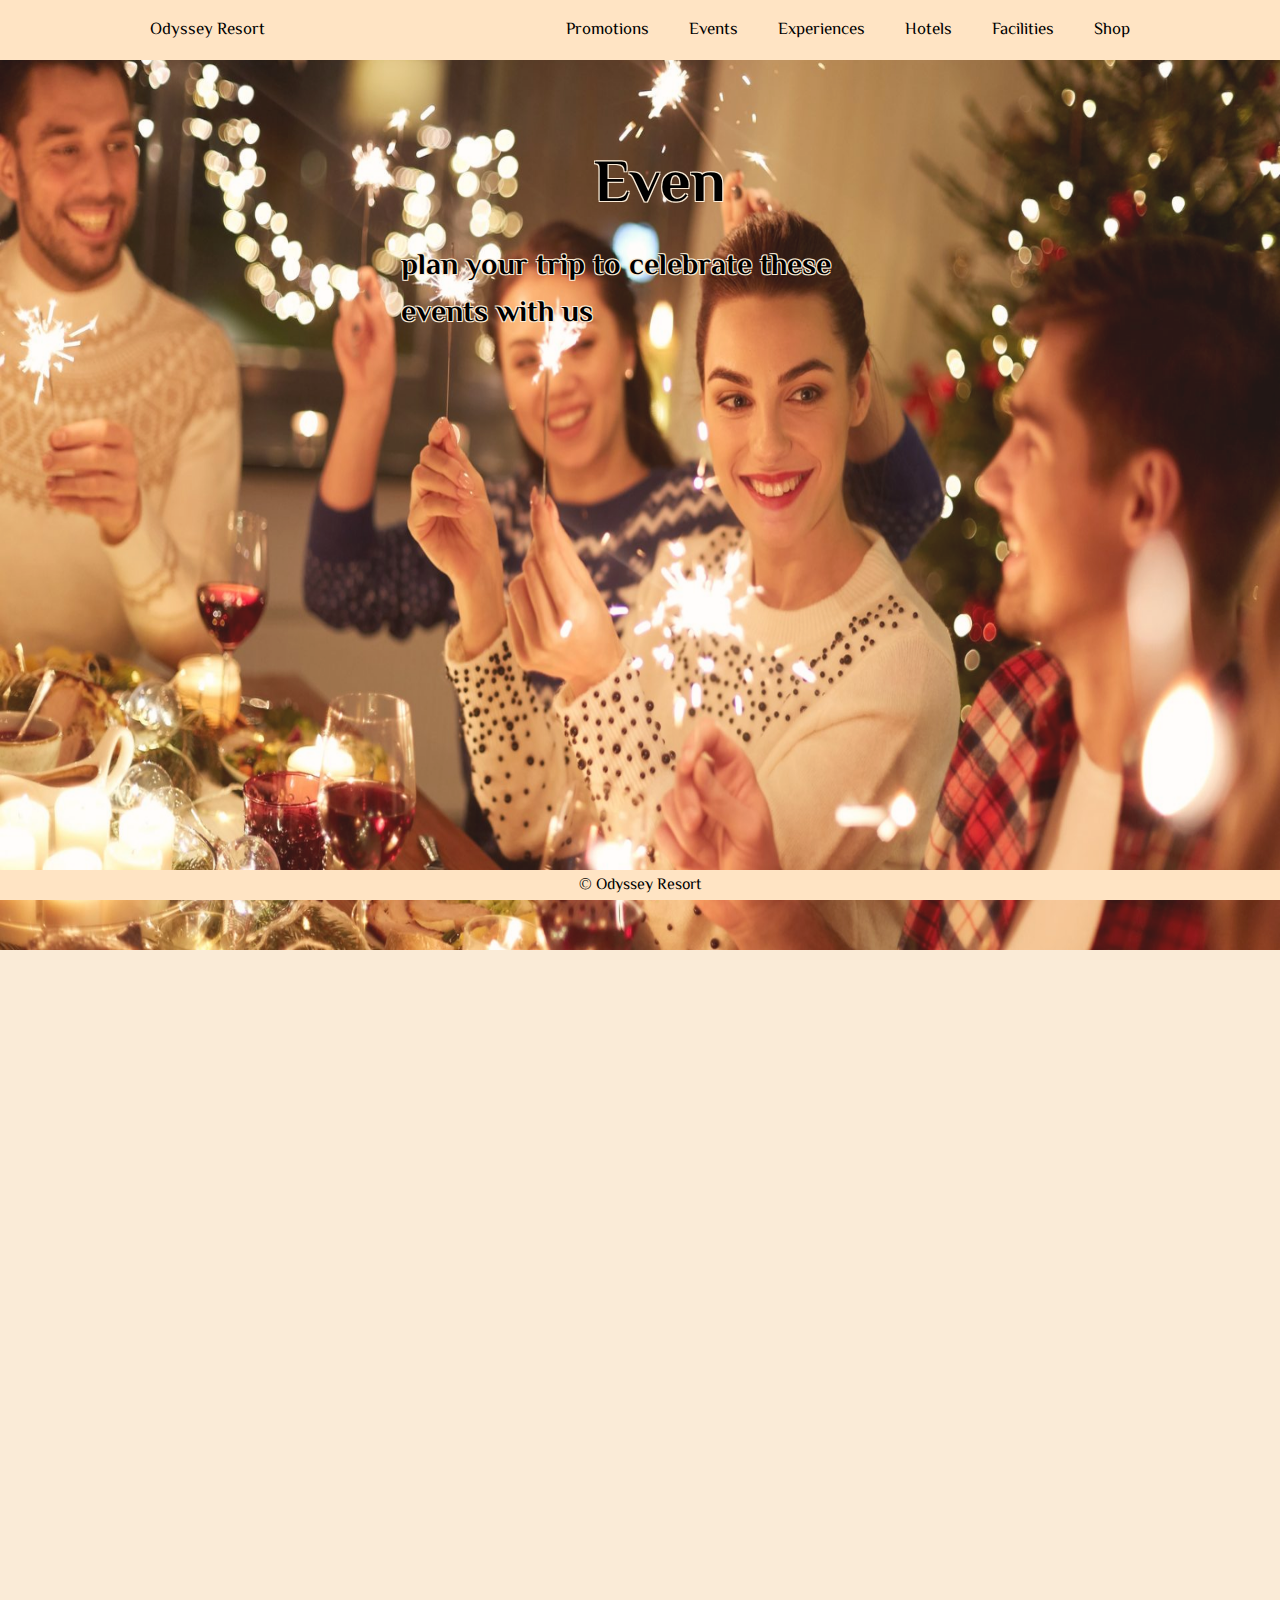
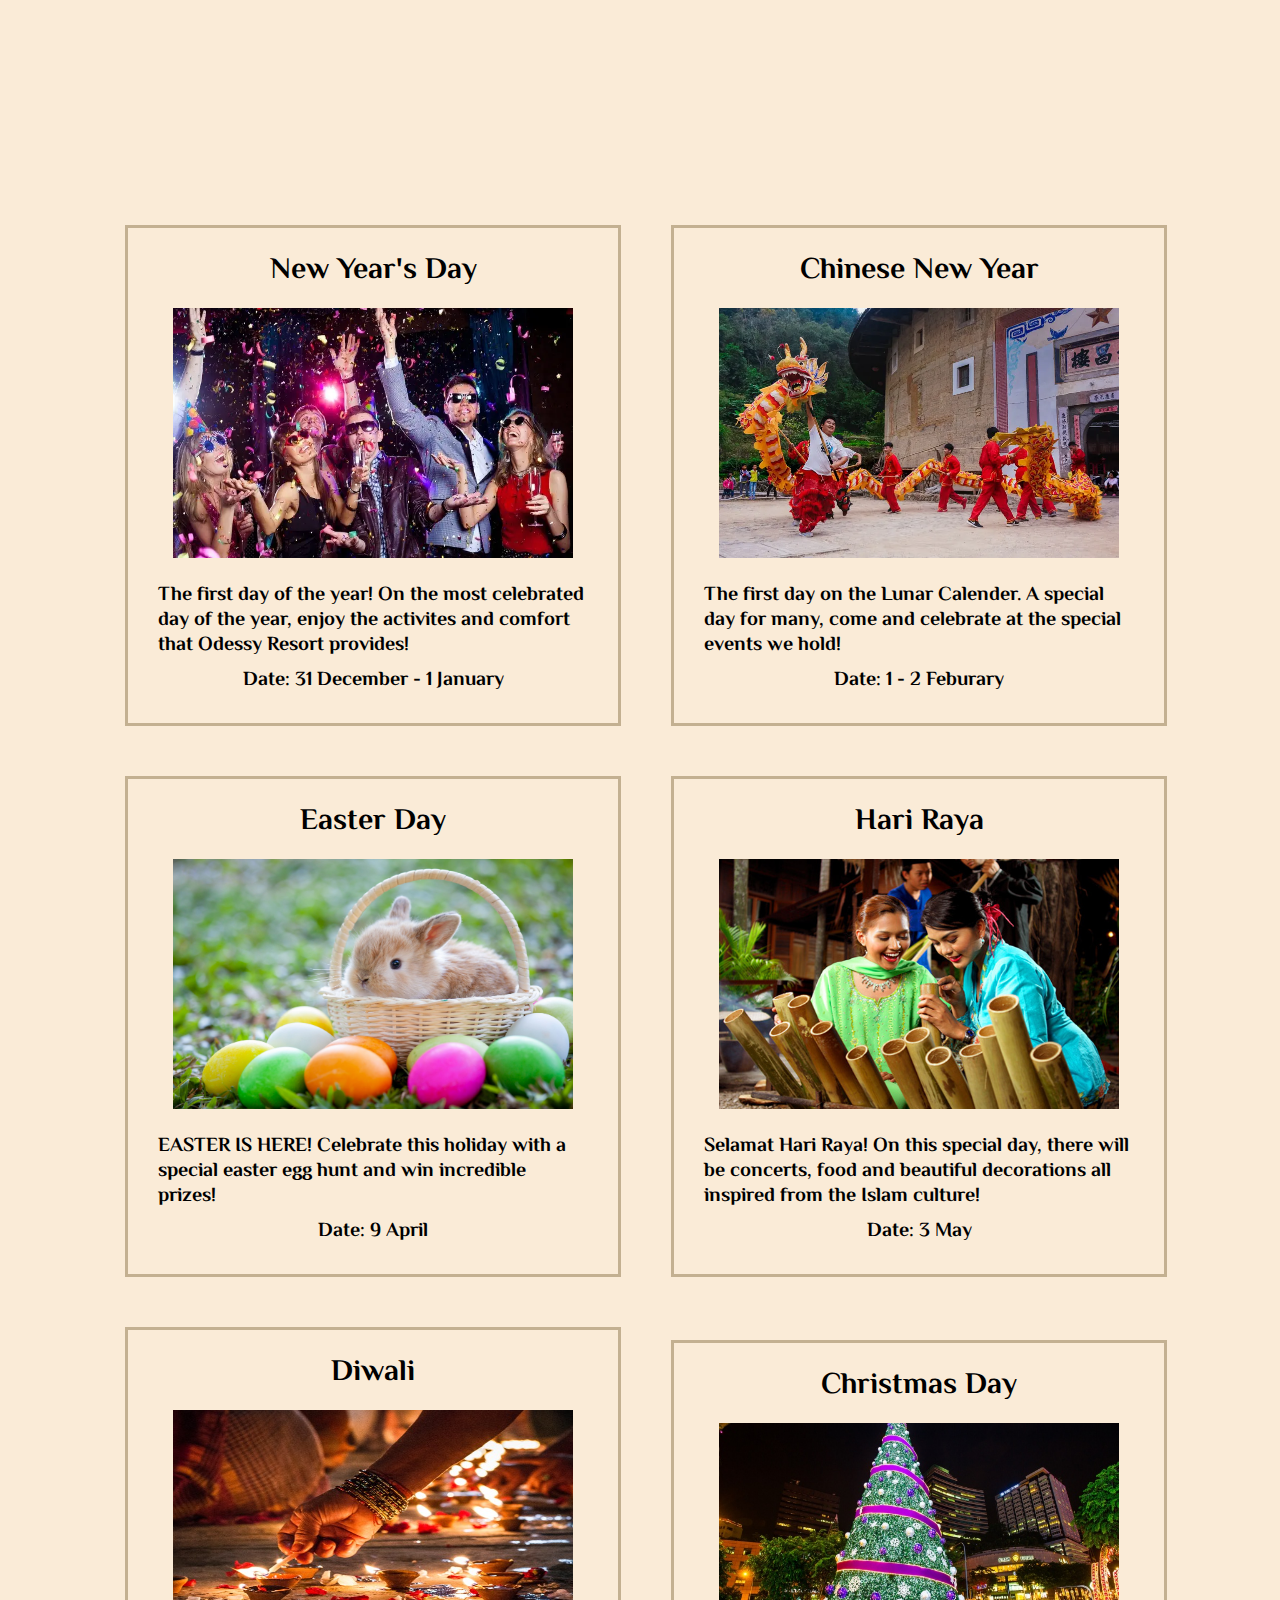
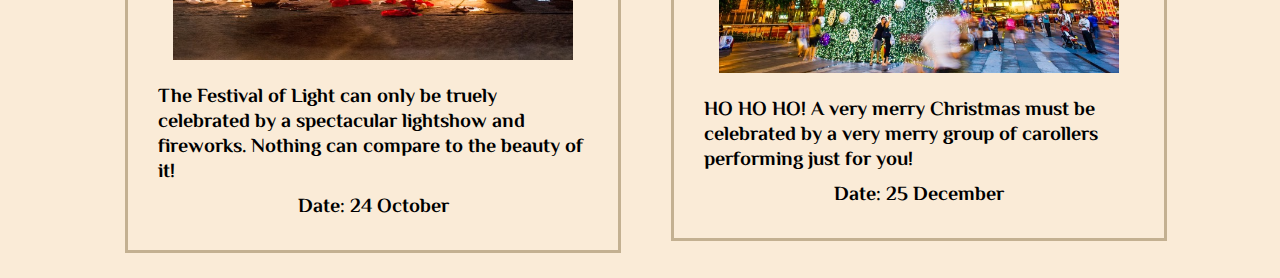
<file: Odyssey Resort/events.html>
<!DOCTYPE html>
<html>
    <head>
        <title>Events - Odyssey Resort</title>
        <link rel="stylesheet" href="style.css">
        <link rel="stylesheet" href="events.css">
    </head>

    <body>
        <div class="header">   
            <ul>
                <li><a href="home.html">Odyssey Resort</a></li>
            </ul>

            <ul>
                <li><a href="promotions.html">Promotions</a></li>
                <li><a href="events.html">Events</a></li>
                <li><a href="specialExp.html">Experiences</a></li>
                <li><a href="hotels.html">Hotels</a></li>
                <li><a href="facilities.html">Facilities</a></li>
                <li><a href="shop.html">Shop</a></li>
            </ul>
        </div>

        <div class="page1">
            <img src="eventsImg/eve.jpg" alt="">
            <h1>Events</h1>
            <h2>plan your trip to celebrate these events with us</h2>
        </div>




    <div class="page2">

        <div class="holidayRow">
        <div class="holiday">
            <h2>New Year's Day</h2>
            <img src="eventsImg/newYearsDayImg.jpg" alt="">
            <h3>The first day of the year! On the most celebrated day of the year, enjoy the activites and comfort that Odessy Resort provides!</h3>
            <h3>Date: 31 December - 1 January </h3>
        </div>
        <div class="holiday">
            <h2>Chinese New Year</h2>
            <img src="eventsImg/chineseNewYear.jpg" alt="">
            <h3>The first day on the Lunar Calender. A special day for many, come and celebrate at the special events we hold!</h3>
            <h3>Date: 1 - 2 Feburary</h3>
        </div>
        </div>


        <div class="holidayRow">
            <div class="holiday">
                <h2>Easter Day</h2>
                <img src="eventsImg/easter.jpg" alt="">
                <h3>EASTER IS HERE! Celebrate this holiday with a special easter egg hunt and win incredible prizes!</h3>
                <h3>Date: 9 April </h3>
            </div>
            <div class="holiday">
                <h2>Hari Raya</h2>
                <img src="eventsImg/hariRaya.jpg" alt="">
                <h3>Selamat Hari Raya! On this special day, there will be concerts, food and beautiful decorations all inspired from the Islam culture!</h3>
                <h3>Date: 3 May </h3>
            </div>
        </div>

        <div class="holidayRow">
        <div class="holiday">
            <h2>Diwali</h2>
            <img src="eventsImg/diwali.jpg" alt="">
            <h3>The Festival of Light can only be truely celebrated by a spectacular lightshow and fireworks. Nothing can compare to the beauty of it! </h3>
            <h3>Date: 24 October</h3>
        </div>
        <div class="holiday">
            <h2>Christmas Day</h2>
            <img src="eventsImg/christmas.jpg" alt="">
            <h3>HO HO HO! A very merry Christmas must be celebrated by a very merry group of carollers performing just for you!</h3>
            <h3>Date: 25 December</h3>
        </div>
        </div>



    </div>



        <div class="footer">
            <p>&copy Odyssey Resort</p>
        </div>
    </body>
    <script src="hotels.js"></script>
</html>
</file>
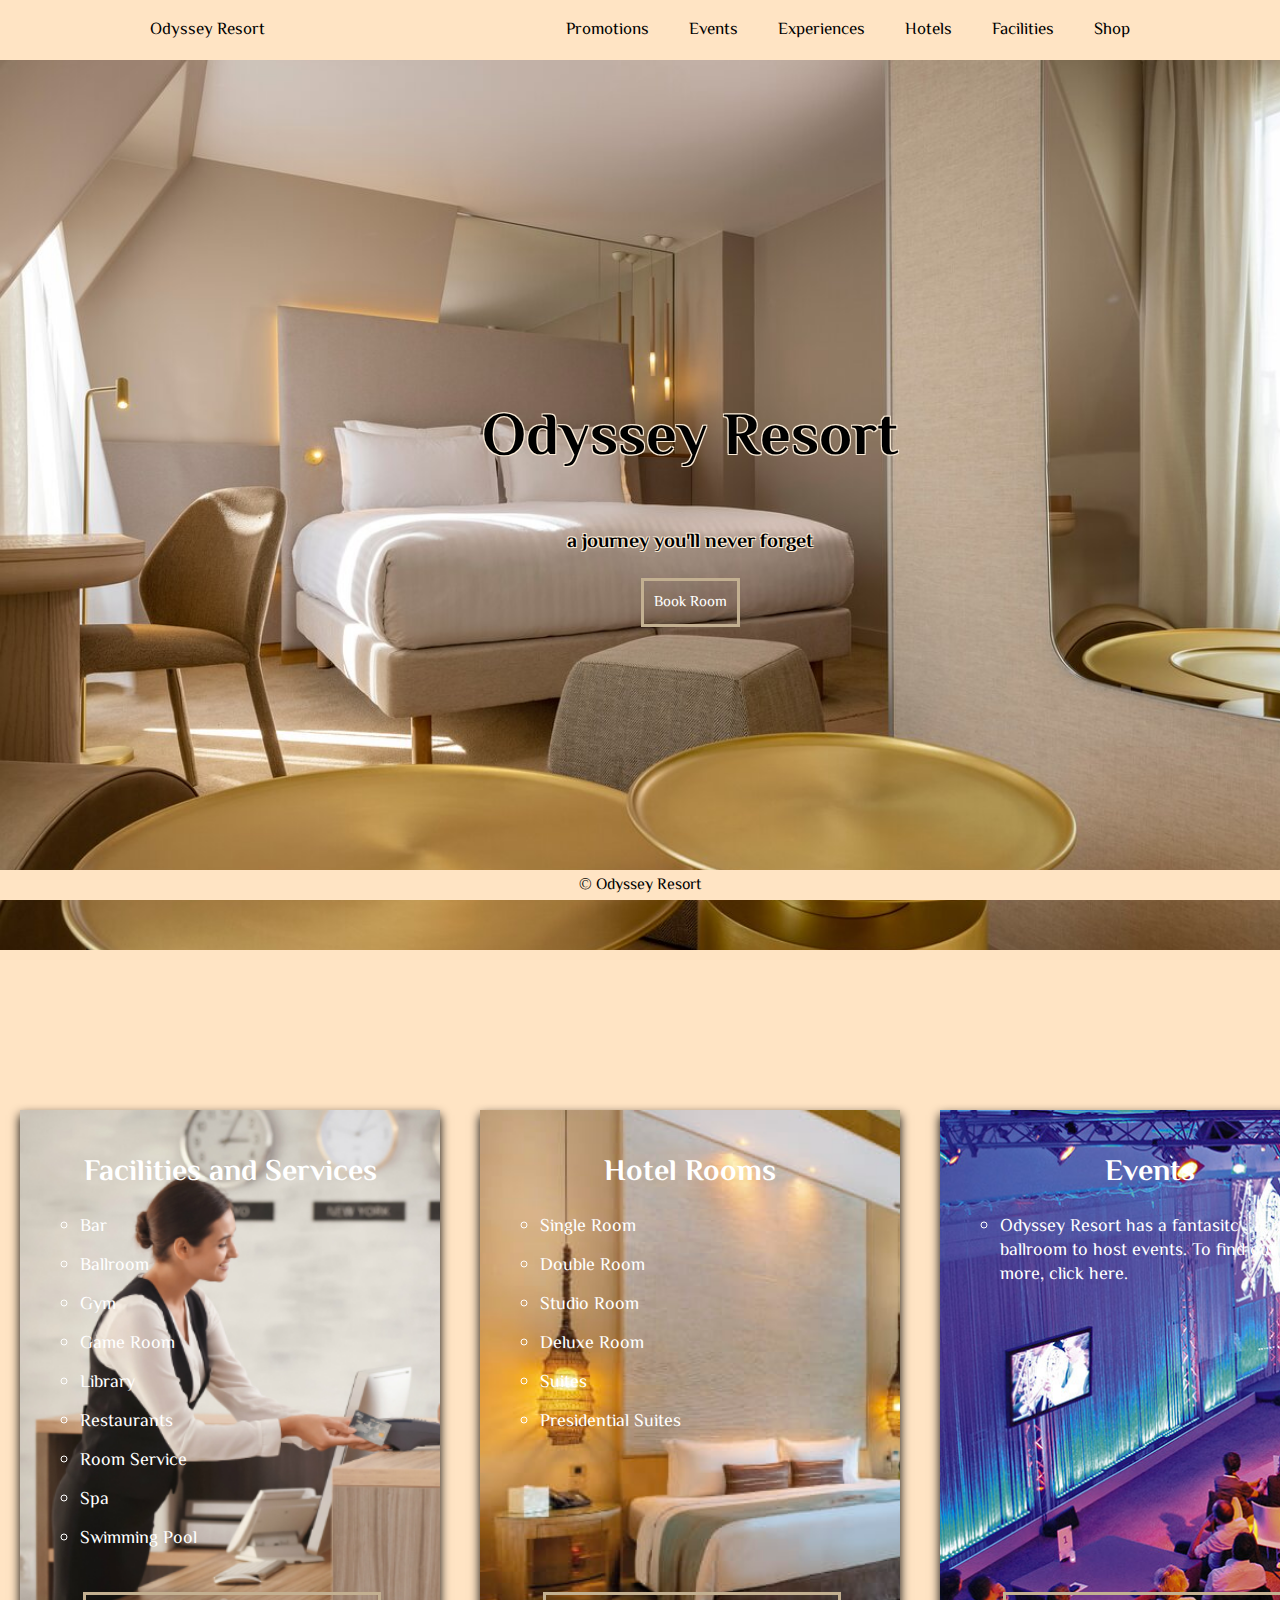
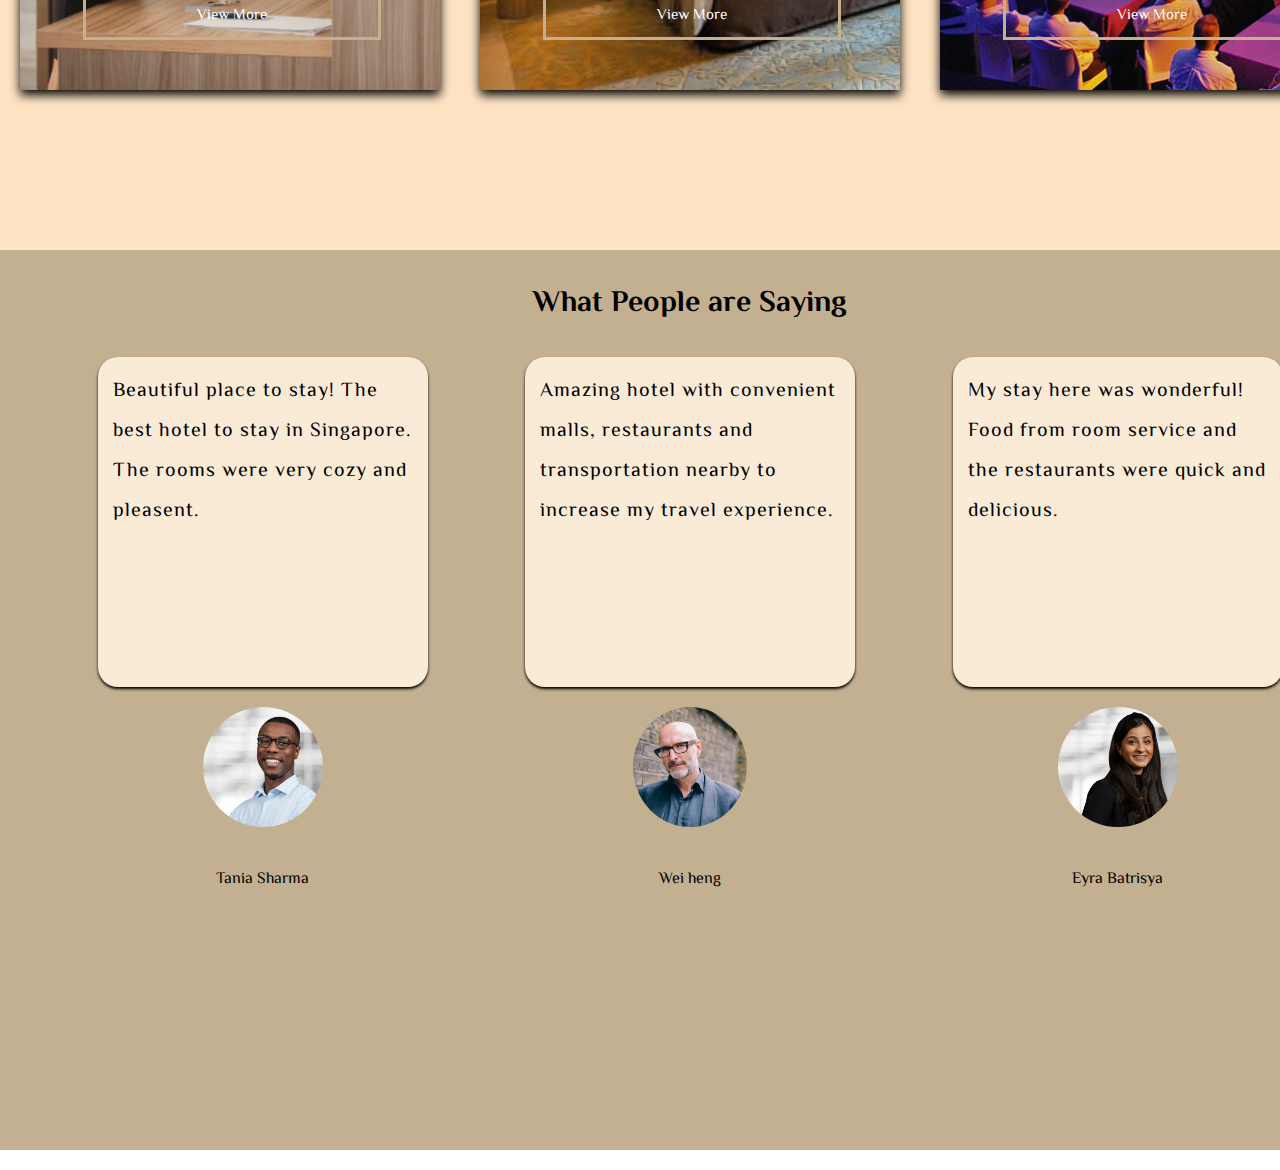
<file: Odyssey Resort/home.html>
<!DOCTYPE html>
<html>
    <head>
        <title>Odyssey Resort</title>
        <link rel="stylesheet" href="style.css">
        <link rel="stylesheet" href="home.css">
    </head>

    <body>
        <div class="header">   
            <ul>
                <li><a href="home.html">Odyssey Resort</a></li>
            </ul>

            <ul>
                <li><a href="promotions.html">Promotions</a></li>
                <li><a href="events.html">Events</a></li>
                <li><a href="specialExp.html">Experiences</a></li>
                <li><a href="hotels.html">Hotels</a></li>
                <li><a href="facilities.html">Facilities</a></li>
                <li><a href="shop.html">Shop</a></li>
            </ul>
        </div>

        <div class="page1">
            <h1>Odyssey Resort</h1>
            <h3>a journey you'll never forget</h3>
            <a href="hotels.html" >Book Room</a>
        </div>

        <div class="page2">

            <div class="mainCard" id="mainCard1">
                <div class="titleCard">
                    <h2>Facilities and Services</h2>
                </div>
                
                <div class="infoCard">
                    <ul>
                        <li>Bar</li>
                        <li>Ballroom</li>
                        <li>Gym</li>
                        <li>Game Room</li>
                        <li>Library</li>
                        <li>Restaurants</li>
                        <li>Room Service</li>
                        <li>Spa</li>
                        <li>Swimming Pool</li>
                    </ul>
                </div>

                <div class="btnCard" id="btnCard1">
                    <a href="facilities.html">View More</a>
                </div>

            </div>

            <div class="mainCard" id="mainCard2">
                <div class="titleCard">
                    <h2>Hotel Rooms</h2>
                </div>
                
                <div class="infoCard">
                    <ul>
                    <li>Single Room</li>
                    <li>Double Room</li>
                    <li>Studio Room</li>
                    <li>Deluxe Room</li>
                    <li>Suites</li>
                    <li>Presidential Suites</li>
                    </ul>
                </div>

                <div class="btnCard" id="btnCard2">
                    <a href="hotels.html">View More</a>
                </div>
            </div>

            <div class="mainCard" id="mainCard3">
                <div class="titleCard">
                    <h2>Events</h2>
                </div>
                
                <div class="infoCard">
                    <ul>
                        <li>Odyssey Resort has a fantasitc ballroom to host events. To find out more, click <span>here</span>.</li>
                    </ul>
                </div>

                <div class="btnCard" id="btnCard3">
                    <a href="events.html">View More</a>
                </div>
            </div>
            

        </div>
        
           
        </div>

        </div>

        <div class="page3">
            <h2>What People are Saying</h2>
            <div class="quoteSection">
            <div class="quoteCard">
                <p class="quote">Beautiful place to stay! The best hotel to stay in Singapore. The rooms were very cozy and pleasent.</p>
                <img class="profileImg" src="profiles/profile1.jpg" alt="">
                <p class="author">Tania Sharma</p>
            </div>
            <div class="quoteCard">
                <p class="quote">Amazing hotel with convenient malls, restaurants and transportation nearby to increase my travel experience.</p>
                <img class="profileImg" src="profiles/profile2.jpg" alt="">
                <p class="author">Wei heng</p>
            </div>
            <div class="quoteCard">
                <p class="quote">My stay here was wonderful! Food from room service and the restaurants were quick and delicious.</p>
                <img class="profileImg" src="profiles/profile3.jpg" alt="">
                <p class="author">Eyra Batrisya</p>
            </div>
            </div>
        </div>
            
        </div>

        <div class="footer">
            <p>&copy Odyssey Resort</p>
        </div>
    </body>
    <script src="home.js"></script>
</html>
</file>
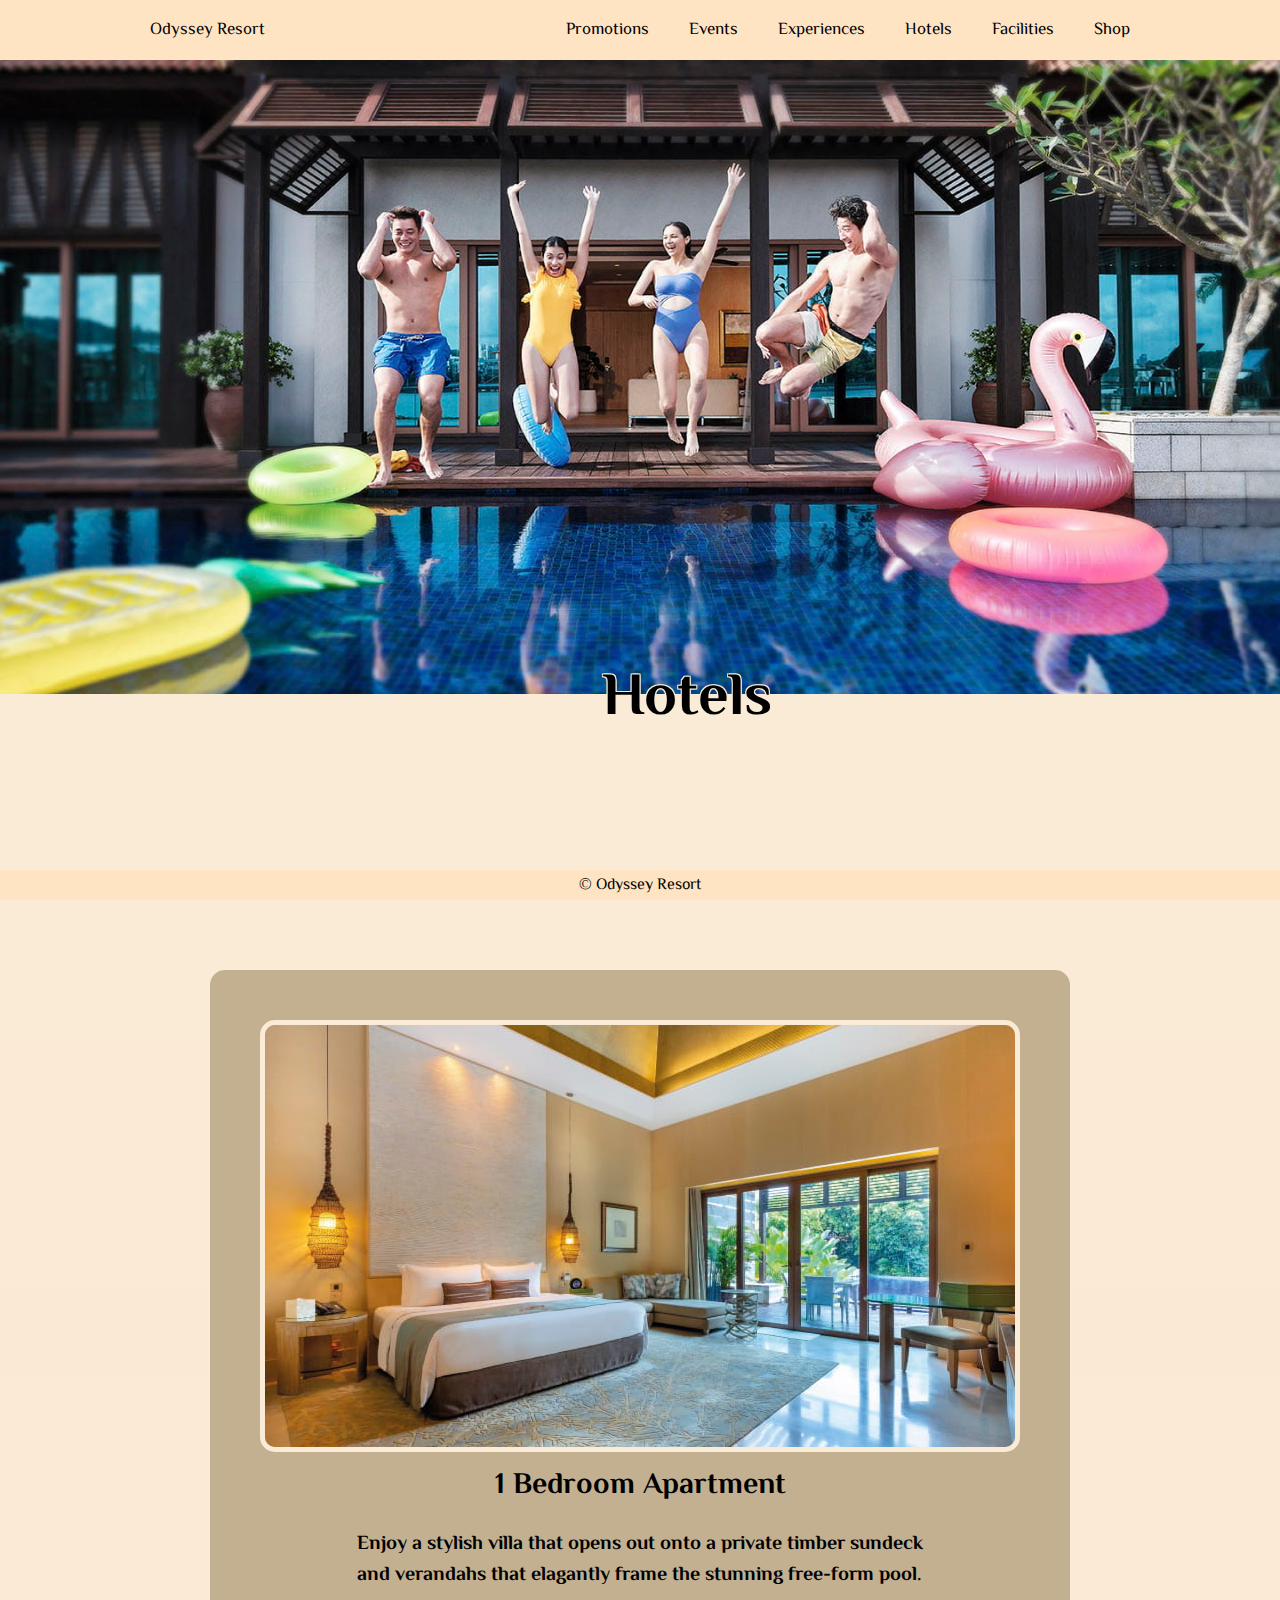
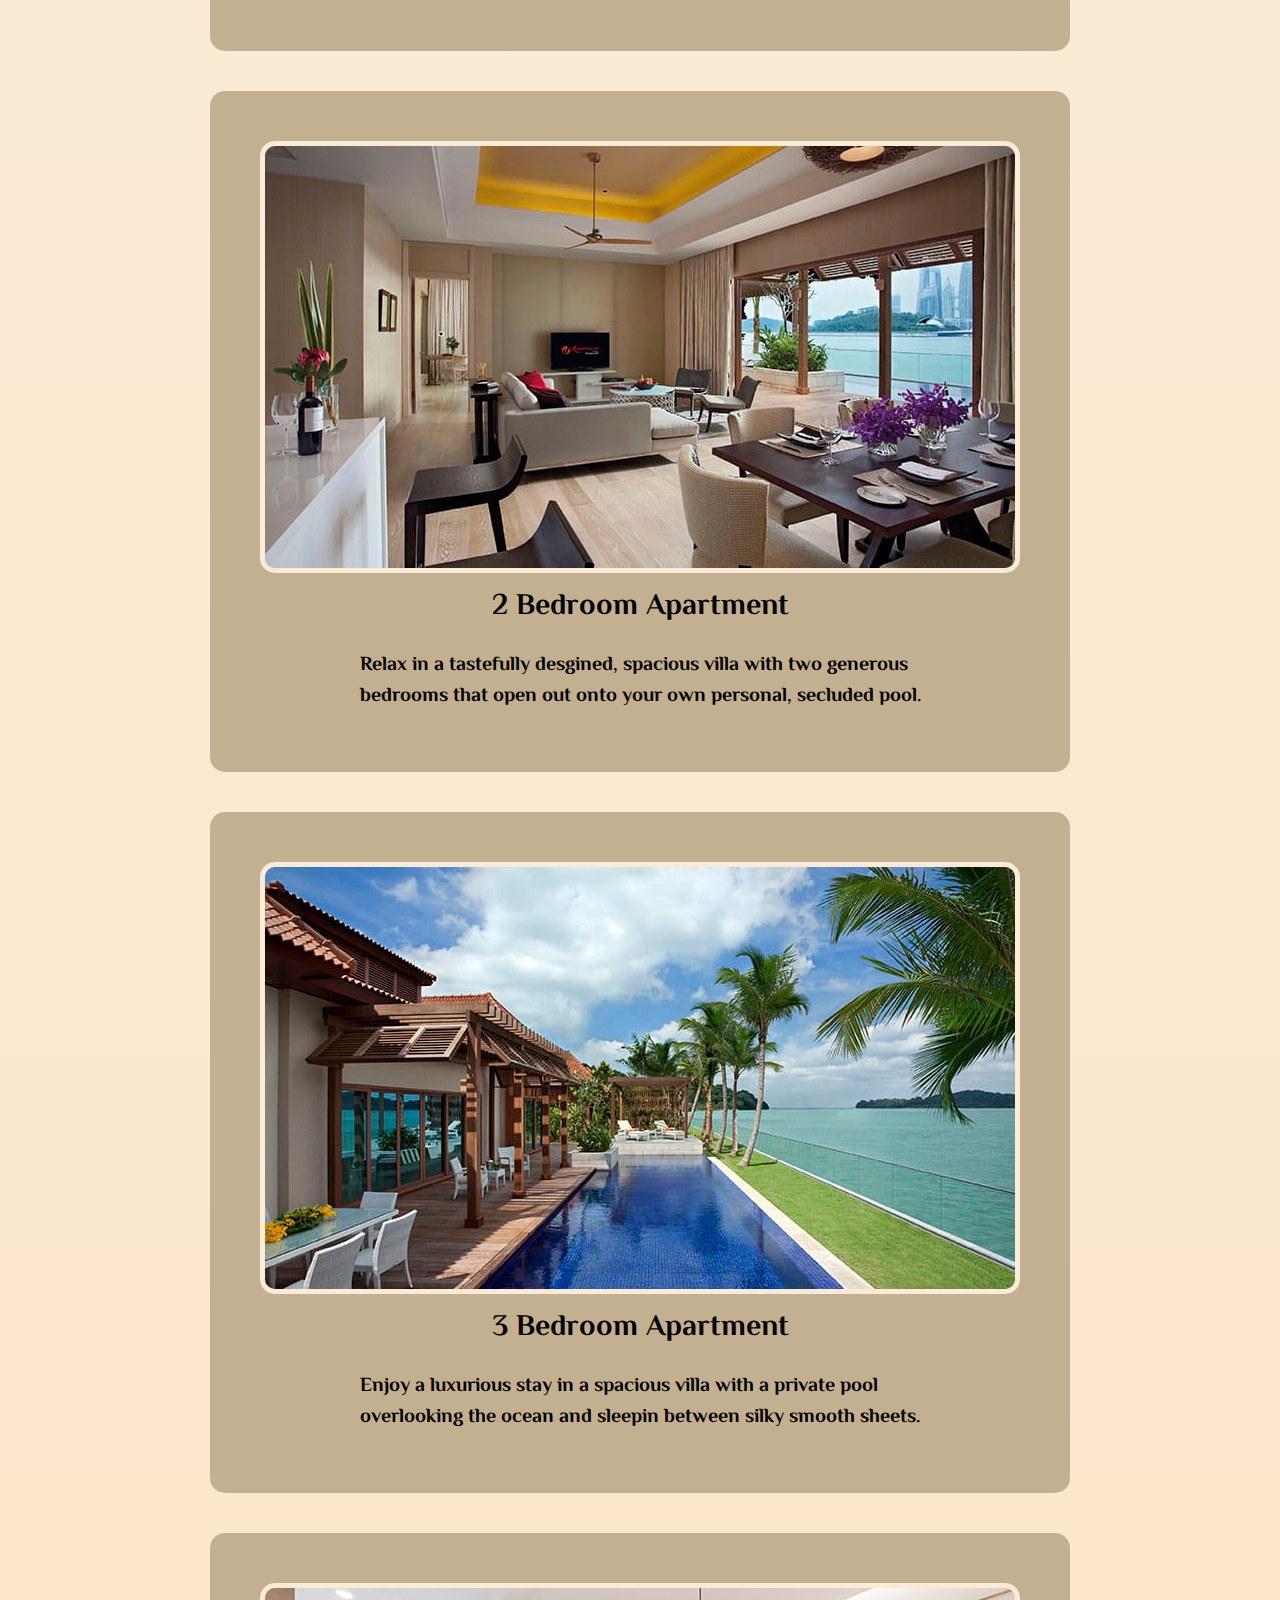
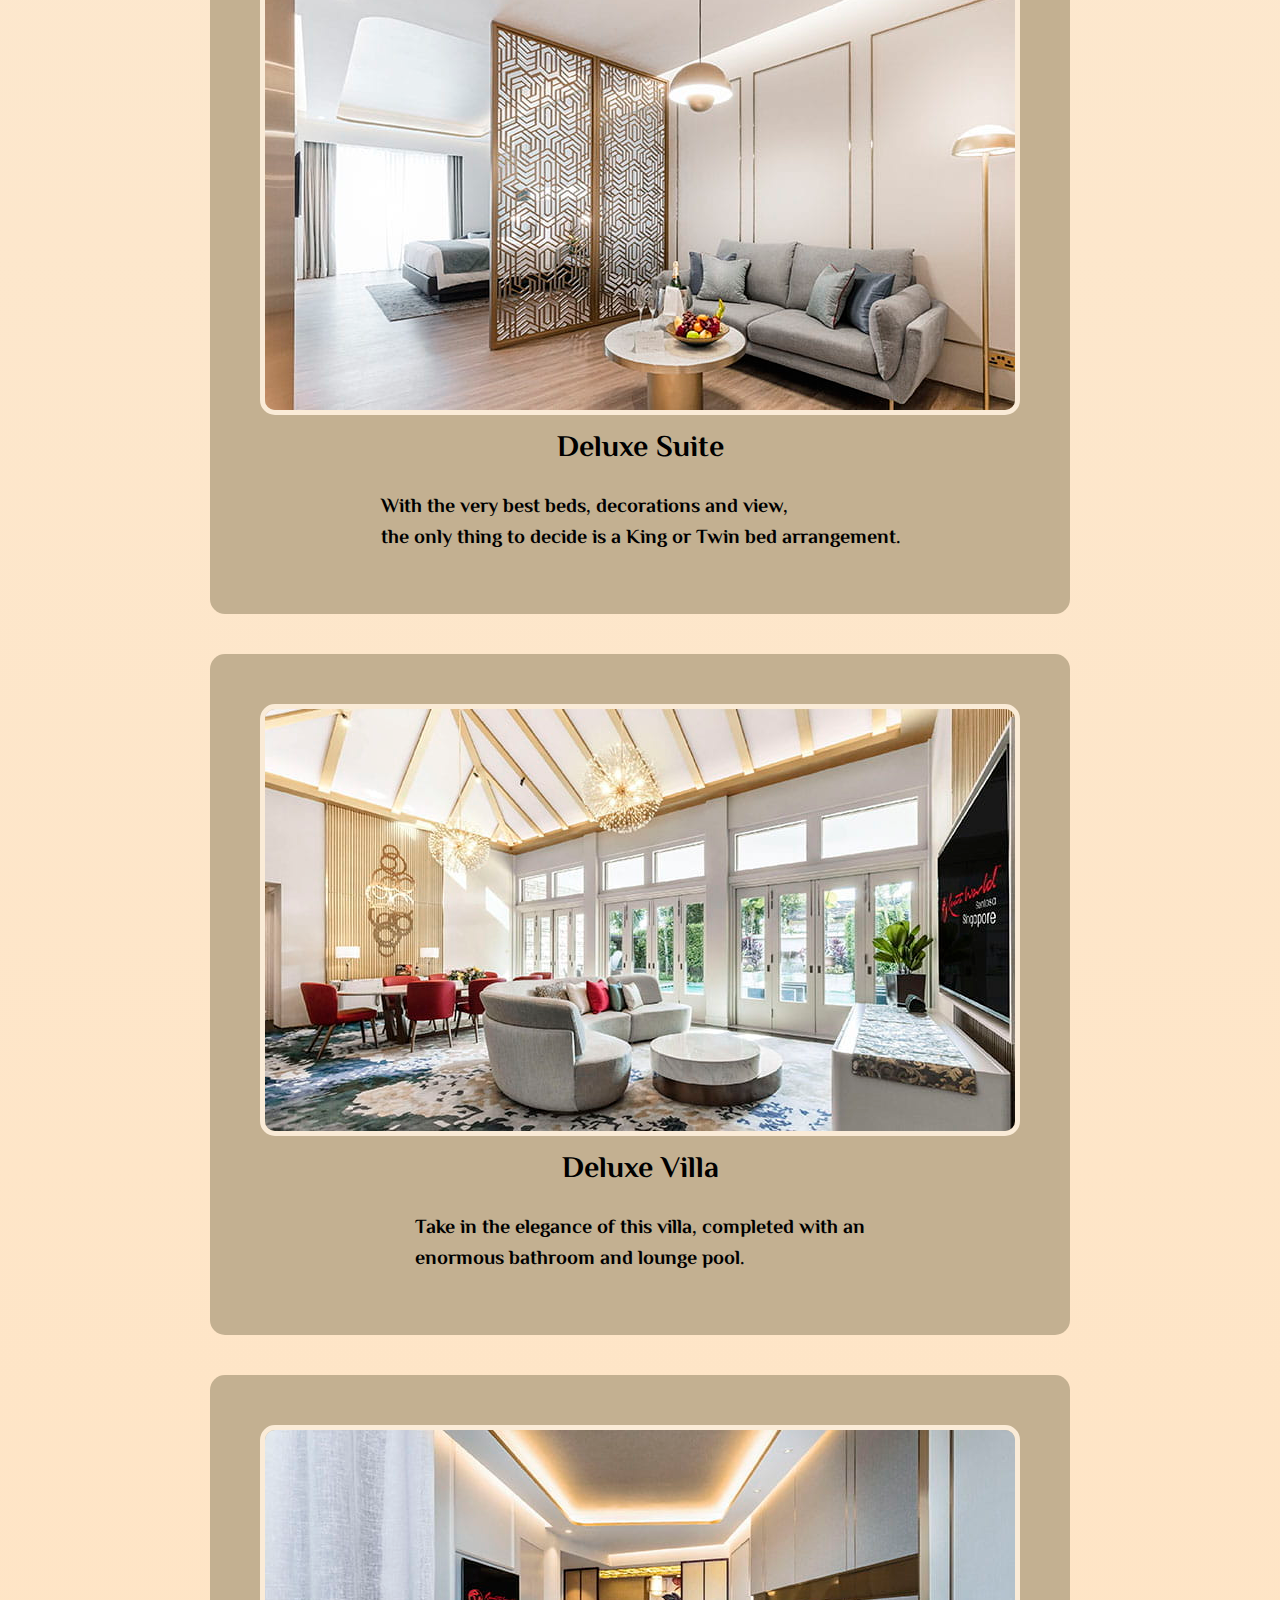
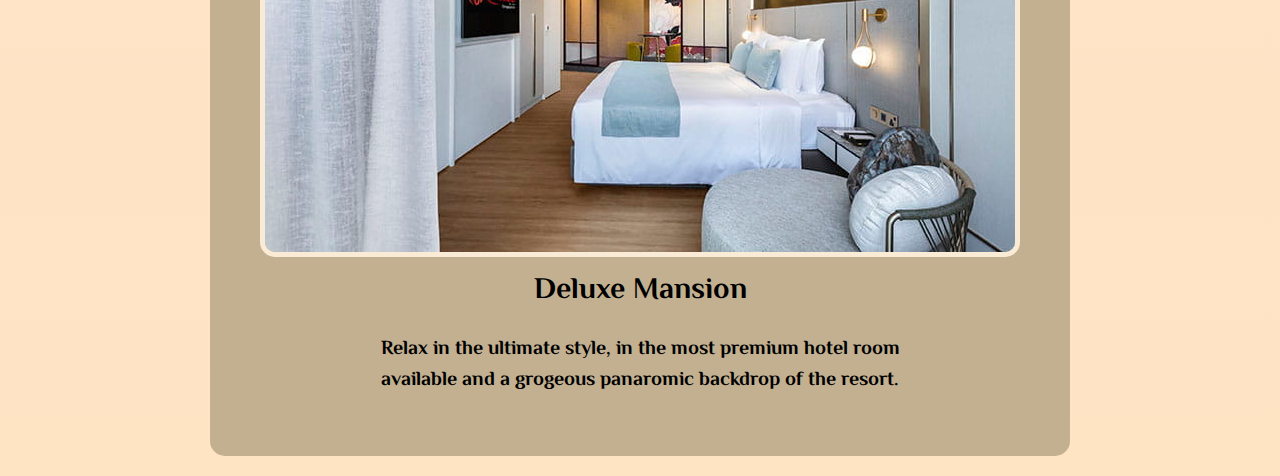
<file: Odyssey Resort/hotels.html>
<!DOCTYPE html>
<html>
    <head>
        <title>Hotels - Odyssey Resort</title>
        <link rel="stylesheet" href="style.css">
        <link rel="stylesheet" href="hotels.css">
    </head>

    <body>
        <div class="header">   
            <ul>
                <li><a href="home.html">Odyssey Resort</a></li>
            </ul>

            <ul>
                <li><a href="promotions.html">Promotions</a></li>
                <li><a href="events.html">Events</a></li>
                <li><a href="specialExp.html">Experiences</a></li>
                <li><a href="hotels.html">Hotels</a></li>
                <li><a href="facilities.html">Facilities</a></li>
                <li><a href="shop.html">Shop</a></li>
            </ul>
        </div>

    <div class="page1">
        <img src="hotelsImg/hotelsImg.jpg" alt="">
        <h1>Hotels</h1>
    </div>

    <div class="page2">

        <div class="roomOptions">
            <div class="rooms">
                <img src="hotelsImg/oneBedroomImg.jpg" alt="oneBedroom">
                <h2>1 Bedroom Apartment</h2>
                <h3>Enjoy a stylish villa that opens out onto a private timber sundeck <br>and verandahs that elagantly frame the stunning free-form pool.</h3>
            </div>

            <div class="rooms">
                <img src="hotelsImg/twoBedroomImg.jpg" alt="twoBedroom">
                <h2>2 Bedroom Apartment</h2>
                <h3>Relax in a tastefully desgined, spacious villa with two generous <br>bedrooms that open out onto your own personal, secluded pool.</h3>

            </div>

            <div class="rooms">
                <img src="hotelsImg/threeBedroomImg.jpg" alt="threeBedroom">
                <h2>3 Bedroom Apartment</h2>
                <h3>Enjoy a luxurious stay in a spacious villa with a private pool <br>overlooking the ocean and sleepin between silky smooth sheets.</h3>

            </div>

            <div class="rooms">
                <img src="hotelsImg/suiteImg.jpg" alt="suites">
                <h2>Deluxe Suite</h2>
                <h3>With the very best beds, decorations and view, <br> the only thing to decide is a King or Twin bed arrangement.</h3>

            </div>

            <div class="rooms">
                <img src="hotelsImg/villaImg.jpg" alt="villa">
                <h2>Deluxe Villa</h2>
                <h3>Take in the elegance of this villa, completed with an <br>enormous bathroom and lounge pool.</h3>
            </div>

            <div class="rooms">
                <img src="hotelsImg/mansionImg.jpg" alt="mansions">
                <h2>Deluxe Mansion</h2>
                <h3>Relax in the ultimate style, in the most premium hotel room <br>available and a grogeous panaromic backdrop of the resort.</h3>
            </div>

        </div>

    


    </div>

            

            </div>
        </div>

        <div class="footer">
            <p>&copy Odyssey Resort</p>
        </div>
    </body>
    <script src="hotels.js"></script>
</html>
</file>
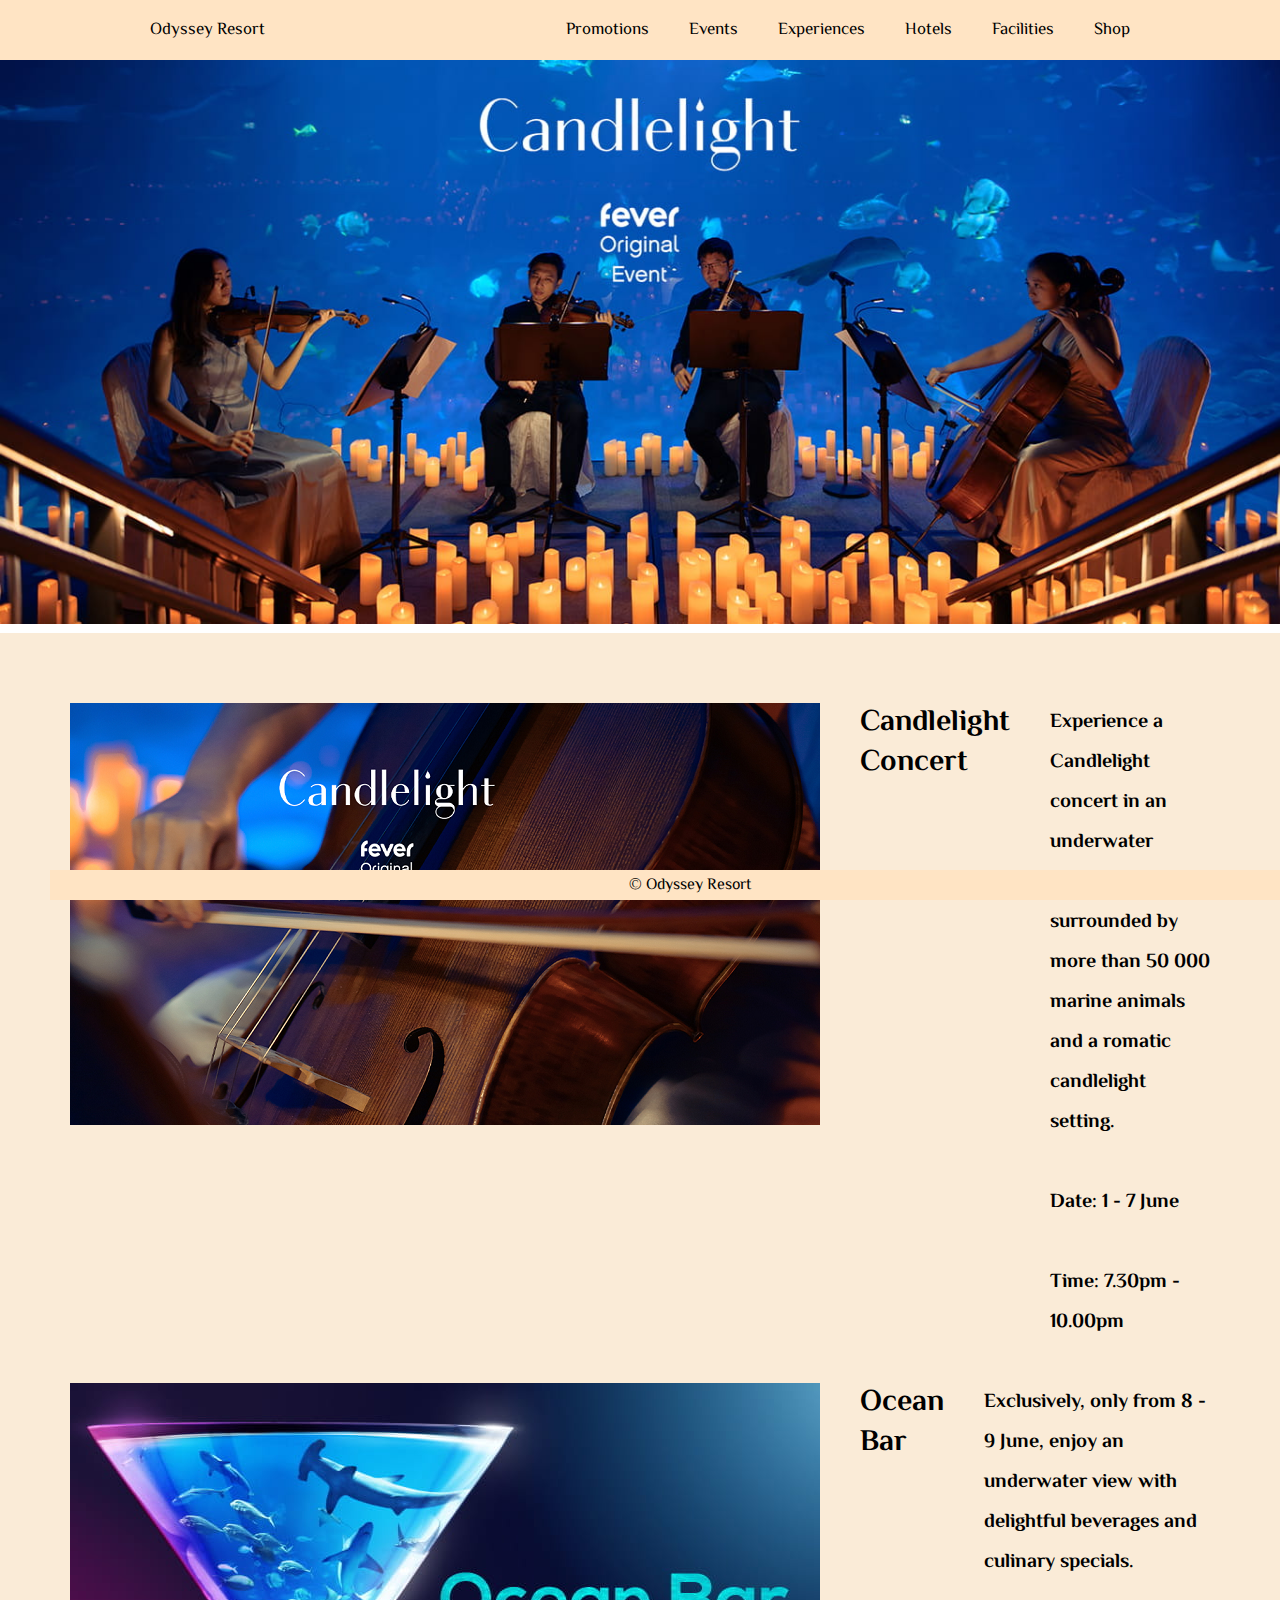
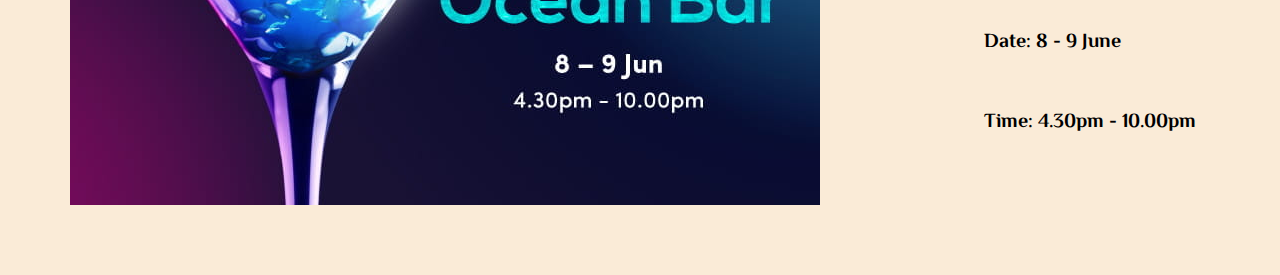
<file: Odyssey Resort/promotions.html>
<!DOCTYPE html>
<html>
    <head>
        <title>Promotions - Odyssey Resort</title>
        <link rel="stylesheet" href="style.css">
        <link rel="stylesheet" href="promotions.css">
    </head>

    <body>
        <div class="header">   
            <ul>
                <li><a href="home.html">Odyssey Resort</a></li>
            </ul>

            <ul>
                <li><a href="promotions.html">Promotions</a></li>
                <li><a href="events.html">Events</a></li>
                <li><a href="specialExp.html">Experiences</a></li>
                <li><a href="hotels.html">Hotels</a></li>
                <li><a href="facilities.html">Facilities</a></li>
                <li><a href="shop.html">Shop</a></li>
            </ul>
        </div>

    <div class="page1">
        <img src="promotionsImg/promotionsImg.jpg" alt="">
    </div>

    <div class="page2">

        <div class="promotionOptions">
            <div class="promotion">
                <img src="promotionsImg/promotion1.jpg" alt="">
                <h2>Candlelight Concert</h2>
                <div class="promotionDetails">
                <h3>Experience a Candlelight concert in an underwater world, surrounded by more than 50 000 marine animals and a romatic candlelight setting.</h3>
                <h3>Date: 1 - 7 June</h3>
                <h3>Time: 7.30pm - 10.00pm</h3>
                </div>    
            </div>

            <div class="promotion">
                <img src="promotionsImg/promotion2.jpg" alt="">
                <h2>Ocean Bar</h2>
                <div class="promotionDetails">
                <h3>Exclusively, only from 8 - 9 June, enjoy an underwater view with delightful beverages and culinary specials.</h3>
                <h3>Date: 8 - 9 June</h3>
                <h3>Time: 4.30pm - 10.00pm</h3>
                </div>
            </div>

    </div>


        <div class="footer">
            <p>&copy Odyssey Resort</p>
        </div>
    </body>
    <script src="hotels.js"></script>
</html>
</file>
<file: Odyssey Resort/style.css>
@import url('https://fonts.googleapis.com/css2?family=El+Messiri:wght@500&display=swap');



*{
    margin: 0px;
    padding: 0px;
    font-family: 'El Messiri', sans-serif;
}


a:hover{
    cursor: pointer;
}

:root{
    --white: #FFFFFF;
    --black: #000000;
    --beige-weak: #faebd7;
    --beige-medium: #ffe4c4; 
    --beige-strong:#c3b091;
    --brown: #af804f;
}

/*Layout*/
.header{
    position: fixed;
    width: 100%;
    height: 60px;
    display: flex;
    flex-direction: row;
    justify-content: space-around;
    align-items: center;
    z-index: 100;
}

.header ul{
    display: flex;
    flex-direction: row;
    justify-content: space-around;
    align-items: center;
}

.header li{
    list-style: none;
    margin: 0px 20px;
}

.footer{
    position: fixed;
    bottom: 0px;
    width: 100%;
    height: 30px;
    display: flex;
    justify-content: center;
    align-items: center;
}


/*Fonts*/
.header, footer{
    font-size: 16px;
}


/* Links */
a{
    padding: 10px;
    border: 3px var(--beige-strong) solid;
}

a:hover{
    transition: 0.4s ease-in-out;
    color: var(--white);
    background-color: var(--beige-strong);
}

.header a{
    padding: 0px;
    border: none;
    text-decoration: none;
    color:var(--black);
    font-size: 17px;
}

.header a:hover{
    transition: 0.3s ease-in-out;
    color: var(--beige-strong);
    background-color: var(--beige-medium)
}

/*Colours*/
.header, .footer{
    background-color: var(--beige-medium);
}

.header li, .footer li{
    color: var(--black);
}

.header li:hover{
    transition: all 0.3s ease-in-out;
    color:var(--brown);
    cursor: pointer;
}

/*Font*/

h1{
    font-size: 60px;
    font-weight: bolder;
}

h2{
    font-size: 30px;
    font-weight: bold;
}

h3{
    font-size: 20px;
    font-weight:bold;
}

li{
    font-size: 18px;
    font-weight: lighter;
}

a{
    font-size: 15px;
    font-weight: lighter;
}
</file>
<file: Odyssey Resort/events.css>
/*Grid Layout*/
/*Grid*/
body{
    display: grid;
    grid-template-rows: 50px 100vh 100vh  50px;
    grid-template-columns: 1fr;
    grid-template-areas: "header"
                        "page1"
                        "page2"
                        "footer";
}

.header{
    grid-area: header;
}

.page1{
    grid-area:page1;
}

.page2{
    grid-area:page2;
}

.footer{
    grid-area: footer;
}



/*Page 1 Edits*/
body{
    width: 100%;
    height: 100%;
    background-color: var(--beige-weak);
}

.page1 img{
    height: 100vh;
    width: 100%;
    position: absolute;
    opacity: 90%;

}

.page1 h1{
    color: var(--black);
    text-shadow: -1px -1px 0 var(--beige-weak), 1px -1px 0  var(--beige-weak), -1px 1px 0  var(--beige-weak), 1px 1px 0  var(--beige-weak);
    margin: 0px !important;
    width: 10%;
    position: relative;
    top: 10%;
    left: 46%;
    overflow-x: hidden;
}

.page1 h2{
    color: var(--black);
    text-shadow: -1px -1px 0 var(--beige-weak), 1px -1px 0  var(--beige-weak), -1px 1px 0  var(--beige-weak), 1px 1px 0  var(--beige-weak);
    margin: 0px !important;
    width: 40%;
    position: relative;
    top: 11%;
    left: 31%;
    overflow-x: hidden;
}



/*Page 2 Edits*/
.page2{
    margin: 750px 0px;
    padding: 100px;
    display: flex;
    flex-direction: column;
    justify-content: space-evenly;
    align-items: center;
    background-color: var(--beige-weak);
}

.page2 img{
    height: 250px;
    width:400px;
    transform: scale(1);
    padding: 20px;
}

.page2 img:hover{
    transition: all 0.5s ease;
    transform: scale(1.1);
}


.page2 .holidayRow{
    display: flex;
    flex-direction: row;
    justify-content: center;
    align-items: center;
}

.page2 .holiday{
    display: flex;
    flex-direction: column;
    justify-content: center;
    align-items: center;
    margin: 25px;
    padding: 25px;
    border: 3px solid var(--beige-strong);
}

.page2 .holiday h2, .page2 .holiday h3{
    padding: 5px;
    line-height: 25px;
}
</file>
<file: Odyssey Resort/home.css>
/*Grid*/
body{
    margin: 0px;
    display: grid;
    grid-template-rows: 50px 100vh 100vh 100vh 20px;
    grid-template-columns: 1fr;
    grid-template-areas: "header"
                        "page1"
                        "page2"
                        "page3"
                        "footer";
}

.header{
    grid-area: header;
}

.page1{
    grid-area:page1;
}

.page2{
    grid-area:page2;
}

.page3{
    grid-area: page3;
}

.footer{
    grid-area: footer;
}

/*Page Layout Design*/
.page1{
    display: flex;
    flex-direction: column;
    justify-content: center;
    align-items: center;
}

.page2{
    display: flex;
    flex-direction: row;
    justify-content:space-around;
    align-items: center;
}

.mainCard{
    height: 500px;
    margin: 20px;
    padding: 40px;
    line-height: 1.5;
    width: 340px;
    box-shadow: 0px 5px 10px var(--black);
}

.mainCard:hover{
    transition: all 0.4s ease-in-out;
    box-shadow: 0px 10px 15px var(--black);
}

.quoteSection{
    display: flex;
    flex-direction: row;
    justify-content:space-evenly;
    align-items: center;
}

.quoteCard{
    display: flex;
    flex-direction: column;
    justify-content: center;
    align-items: center;
}

.page3 img{
    height: 120px;
    width: auto;
    border-radius: 50%;
}

.profileImg, .author{
    padding: 20px;
}

/*Margin and Padding*/
.page1 h1{
margin: 40px;
}

.page1 h2{
    margin: 20px;
}
.page1 a{
    margin: 20px;
}

.page2 h2{
    text-align: center;
}

.page2 li{
    margin: 15px 0px;
}

.page3 h2{
    padding: 30px;
    text-align: center;
}

.quote{
    height: 300px;
    width: 300px;
    padding: 15px;
    border-radius: 20px;
    box-shadow: 0px 2px 3px var(--black);
}

.author{
    padding: 20px;
}


/*Colors*/

a{
    text-decoration: none;
    color: var(--white);
}

.page1{
    /*background-color: var(--beige-weak);
    color: var(--black);*/
    background-image: url(hotelImage2.jpg);
    background-repeat: no-repeat;
    background-size: cover;
    background-position: center;

}

.page2{
    background-color: var(--beige-medium);
    color: var(--black);
}



.mainCard{
    background-color: var(--beige-weak);
    color: var(--white)
}

.mainCard li:hover{
    transition: all 0.5s ease-in-out;
    color: var(--black);
}

#mainCard1{
    background-image: url(homeImg/homePageImg_1.jpg);
    background-repeat: no-repeat;
    background-size: cover;
}

#mainCard2{
    background-image: url(homeImg/homePageImg_2.jpg);
    background-repeat: no-repeat;
    background-size: cover;
}

#mainCard3{
    background-image: url(homeImg/homePageImg_3.jpg);
    background-repeat: no-repeat;
    background-size: cover;
}


.page3{
    background-color: var(--beige-strong);
    color: var(--black);
}

.quote{
    background-color: var(--beige-weak);
}

/*Font*/

.page1 h1, .page1 h3{
    text-shadow: -1px -1px 0 var(--beige-weak), 1px -1px 0  var(--beige-weak), -1px 1px 0  var(--beige-weak), 1px 1px 0  var(--beige-weak);
}

.page2 li{
    list-style-type:circle;
}


.mainCard{
    position: relative;
}

.titleCard{
    text-align: center;
}

.infoCard{
    display: block;
    margin:20px;
    line-height: 1.5em;
}

.btnCard{
    position: absolute;
    left: 15%;
    bottom: 50px;
}

.btnCard a{
    display: flex;
    justify-content: center;
    align-items: center;
    width: 272px;
}

.quote{
    font-size: 20px;
    letter-spacing: 1px;
    line-height: 40px;
}
</file>
<file: Odyssey Resort/hotels.css>
/*Grid*/
body{
    display: grid;
    grid-template-rows: 50px 100vh 100vh 50px;
    grid-template-columns: 1fr;
    grid-template-areas: "header"
                         "page1"
                         "page2"
                         "footer";
    overflow-x: visible !important;
}

.header{
    grid-area: header;
}

.page1{
    grid-area: page1;
}

.page2{
    grid-area:page2;
}

.footer{
    grid-area: footer;
}

/*Page 1 Layout Design*/
.page1{
    position: relative;
    text-align: center;
    color: var(--white)
}

.page1 img{
    width: 100%;
    height: 644px;

}

.page1 h1{
    color: var(--black);
    text-shadow: -1px -1px 0 var(--beige-weak), 1px -1px 0  var(--beige-weak), -1px 1px 0  var(--beige-weak), 1px 1px 0  var(--beige-weak);
    position: absolute;
    top:67%;
    left: 47%;
}


/*Page 2 Layout Design*/

.roomOptions{
    display: flex;
    flex-direction: column;
    justify-content:center;
    align-items: center;
}

.rooms{
    display: flex;
    flex-direction: column;
    justify-content:center;
    align-items: center;
    padding: 50px;
    margin: 20px;
}

.rooms h2, .rooms h3{
    padding: 10px;
}


/*Colors and Background*/
.page1{
    background-color: var(--beige-weak);
}
.roomOptions{
    background-image: linear-gradient(var(--beige-weak), var(--beige-medium));

}

.rooms{
    background-color: var(--beige-strong);
    border-radius: 15px;
}

.rooms img{
    border: 5px solid var(--beige-weak);
    border-radius: 15px;
}
</file>
<file: Odyssey Resort/promotions.css>
/* Page 1 Edits */
.page1 img{
    width: 100%;
    height: auto;
}

/*Page 2 Edits*/
.page2{
    padding: 50px;
    background-color: var(--beige-weak);
}

.promotion{
    display: flex;
    flex-direction: row;
    justify-content: center;
    align-items:flex-start;
}

.promotion img, .promotion h2, .promotion h3{
    padding: 20px;
    line-height: 40px;
}
</file>
